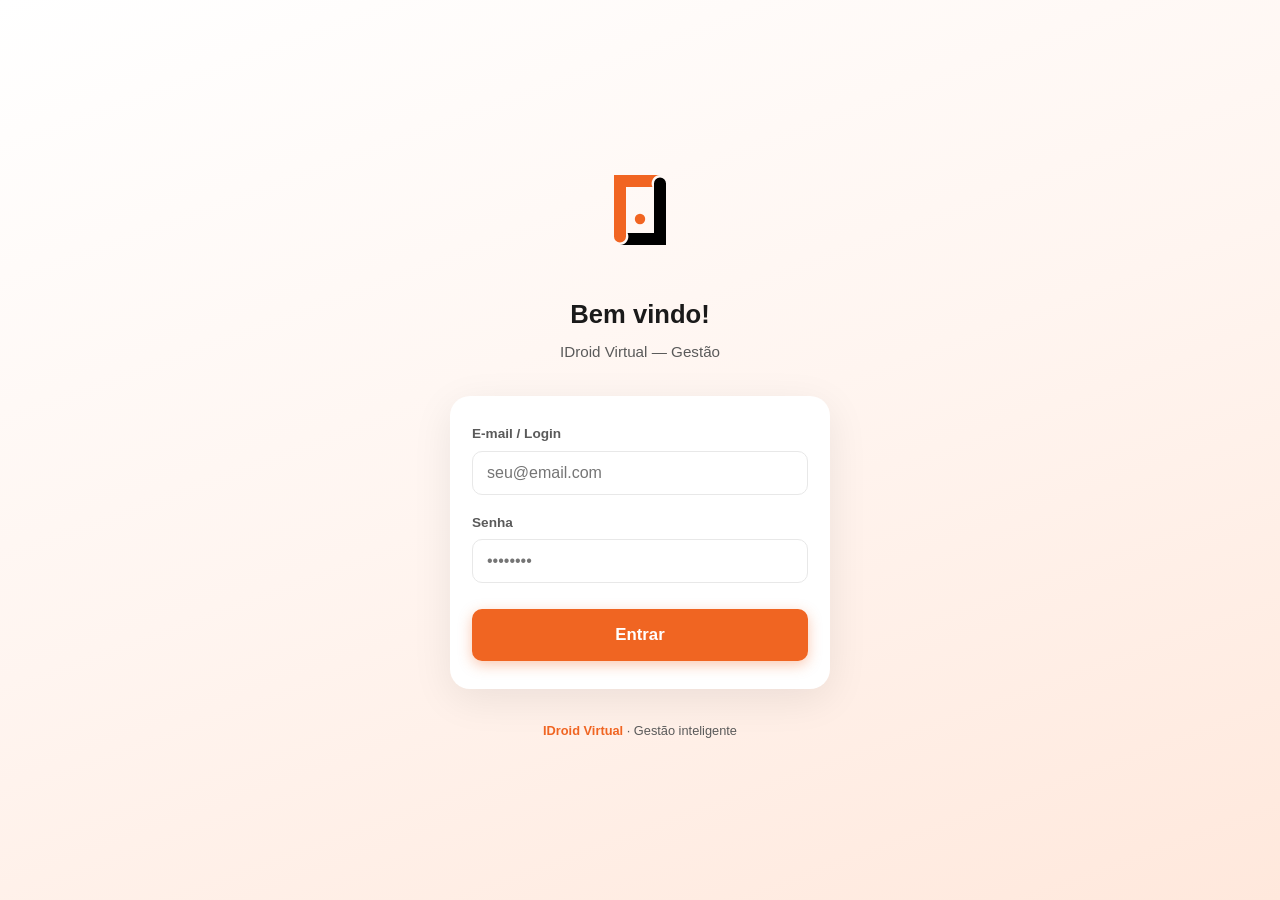
<file: index.html>
<!DOCTYPE html>
<html lang="pt-BR">
<head>
  <meta charset="UTF-8">
  <meta name="viewport" content="width=device-width, initial-scale=1">
  <title>IDroid Virtual - Gestão</title>
  <script>
    const token = sessionStorage.getItem('gv_jwt_token');
    window.location.replace(token ? 'pages/home/' : 'pages/login/');
  </script>
</head>
<body>
  <p style="font-family:sans-serif;text-align:center;margin-top:40vh;color:#888">Carregando IDroid Virtual…</p>
</body>
</html>
</file>
<file: css/main.css>
/* ============================================
   IDroid Virtual - Gestão
   Mobile First · Modern · Clean
   ============================================ */

:root {
  --primary: #f06522;
  --primary-dark: #d4551a;
  --primary-light: #ff8a4c;
  --white: #ffffff;
  --bg: #f7f8fa;
  --text: #1a1a1a;
  --text-secondary: #5a5a5a;
  --border: #e8e8e8;
  --success: #22c55e;
  --danger: #ef4444;
  --warning: #f59e0b;
  --shadow: 0 4px 20px rgba(0,0,0,0.08);
  --shadow-lg: 0 10px 40px rgba(0,0,0,0.12);
  --radius: 16px;
  --radius-sm: 10px;
  --header-h: 56px;
  --safe-bottom: env(safe-area-inset-bottom, 0px);
}

*, *::before, *::after {
  box-sizing: border-box;
  margin: 0;
  padding: 0;
}

html {
  font-size: 16px;
  -webkit-text-size-adjust: 100%;
  height: 100%;
}

body {
  font-family: -apple-system, BlinkMacSystemFont, "Segoe UI", Roboto, "Helvetica Neue", Arial, sans-serif;
  background: var(--bg);
  color: var(--text);
  line-height: 1.5;
  min-height: 100%;
  -webkit-font-smoothing: antialiased;
  overflow-x: hidden;
}

.card.list-item.paid {
  opacity: 0.65;
  background-color: rgba(255, 255, 255, 0.03);
}

.card.list-item.paid .title,
.card.list-item.paid .fw-bold {
  text-decoration: line-through;
}

a { color: var(--primary); text-decoration: none; }
button { font-family: inherit; cursor: pointer; border: none; background: none; }
input, select, textarea {
  font-family: inherit;
  font-size: 1rem;
  border: 1.5px solid var(--border);
  border-radius: var(--radius-sm);
  padding: 12px 14px;
  width: 100%;
  background: var(--white);
  color: var(--text);
  transition: border-color .2s, box-shadow .2s;
}
input:focus, select:focus, textarea:focus {
  outline: none;
  border-color: var(--primary);
  box-shadow: 0 0 0 3px rgba(240,101,34,0.15);
}
label {
  display: block;
  font-size: 0.85rem;
  font-weight: 600;
  color: var(--text-secondary);
  margin-bottom: 6px;
}
.form-group { margin-bottom: 16px; }

/* Buttons */
.btn {
  display: inline-flex;
  align-items: center;
  justify-content: center;
  gap: 8px;
  padding: 14px 24px;
  border-radius: var(--radius-sm);
  font-weight: 600;
  font-size: 1rem;
  transition: transform .15s, background .2s, box-shadow .2s;
  min-height: 48px;
}
.btn:active { transform: scale(0.97); }
.btn-primary {
  background: var(--primary);
  color: var(--white);
  box-shadow: 0 4px 14px rgba(240,101,34,0.35);
}
.btn-primary:hover { background: var(--primary-dark); }
.btn-primary:disabled {
  opacity: 0.6;
  cursor: not-allowed;
  transform: none;
}
.btn-outline {
  background: transparent;
  border: 1.5px solid var(--primary);
  color: var(--primary);
}
.btn-ghost {
  background: transparent;
  color: var(--text-secondary);
}
.btn-block { width: 100%; }
.btn-sm { padding: 8px 14px; min-height: 36px; font-size: 0.875rem; }
.btn-danger { background: var(--danger); color: white; }

/* Header */
.app-header {
  position: fixed;
  top: 0; left: 0; right: 0;
  height: var(--header-h);
  background: var(--primary);
  color: var(--white);
  display: flex;
  align-items: center;
  padding: 0 16px;
  z-index: 100;
  box-shadow: 0 2px 12px rgba(240,101,34,0.3);
}
.app-header .back-btn {
  width: 40px; height: 40px;
  display: flex; align-items: center; justify-content: center;
  border-radius: 50%;
  margin-right: 8px;
  color: white;
}
.app-header .back-btn:active { background: rgba(255,255,255,0.2); }
.app-header h1 {
  font-size: 1.1rem;
  font-weight: 600;
  flex: 1;
  white-space: nowrap;
  overflow: hidden;
  text-overflow: ellipsis;
}
.app-header .header-actions {
  display: flex;
  gap: 4px;
}

/* Main content */
.app-main {
  padding: calc(var(--header-h) + 16px) 16px calc(24px + var(--safe-bottom));
  max-width: 560px;
  margin: 0 auto;
  min-height: 100vh;
}

/* Cards */
.card {
  background: var(--white);
  border-radius: var(--radius);
  padding: 16px;
  box-shadow: var(--shadow);
  margin-bottom: 12px;
}
.card-title {
  font-size: 0.95rem;
  font-weight: 700;
  margin-bottom: 8px;
  color: var(--text);
}

/* Grid cards home */
.grid-cards {
  display: grid;
  grid-template-columns: 1fr 1fr;
  gap: 12px;
  margin-bottom: 20px;
}
.grid-card {
  background: var(--white);
  border-radius: var(--radius);
  padding: 20px 12px;
  text-align: center;
  box-shadow: var(--shadow);
  transition: transform .15s, box-shadow .2s;
  position: relative;
  min-height: 110px;
  display: flex;
  flex-direction: column;
  align-items: center;
  justify-content: center;
  gap: 8px;
  color: var(--text);
  border: 1.5px solid transparent;
}
.grid-card:active { transform: scale(0.96); }
.grid-card .icon {
  font-size: 1.8rem;
  line-height: 1;
}
.grid-card .label {
  font-size: 0.8rem;
  font-weight: 600;
  line-height: 1.25;
}
.grid-card.priority {
  border-color: var(--primary);
  box-shadow: 0 4px 16px rgba(240,101,34,0.2);
}
.grid-card.locked::after {
  content: "🔒";
  position: absolute;
  top: 8px; right: 8px;
  font-size: 0.75rem;
}
.grid-card.disabled {
  opacity: 0.55;
  pointer-events: none;
}

/* Badge status */
.badge {
  display: inline-block;
  padding: 4px 10px;
  border-radius: 20px;
  font-size: 0.75rem;
  font-weight: 600;
}
.badge-ativa, .badge-concluida, .badge-entregue { background: #dcfce7; color: #166534; }
.badge-pendente, .badge-em-transporte { background: #fef3c7; color: #92400e; }
.badge-cancelada, .badge-atrasada { background: #fee2e2; color: #991b1b; }
.badge-aberta { background: #dbeafe; color: #1e40af; }

/* Modal */
.modal-overlay {
  position: fixed;
  inset: 0;
  background: rgba(0,0,0,0.45);
  z-index: 200;
  display: flex;
  align-items: flex-end;
  justify-content: center;
  opacity: 0;
  visibility: hidden;
  transition: opacity .25s, visibility .25s;
}
.modal-overlay.open {
  opacity: 1;
  visibility: visible;
}
.modal {
  background: var(--white);
  border-radius: 20px 20px 0 0;
  width: 100%;
  max-width: 560px;
  max-height: 90vh;
  overflow-y: auto;
  padding: 24px 20px calc(24px + var(--safe-bottom));
  transform: translateY(100%);
  transition: transform .3s cubic-bezier(0.32, 0.72, 0, 1);
}
.modal-overlay.open .modal {
  transform: translateY(0);
}
.modal-handle {
  width: 40px; height: 4px;
  background: #ddd;
  border-radius: 2px;
  margin: 0 auto 16px;
}
.modal-title {
  font-size: 1.2rem;
  font-weight: 700;
  margin-bottom: 16px;
  text-align: center;
}
.modal-actions {
  display: flex;
  gap: 10px;
  margin-top: 20px;
}
.modal-actions .btn { flex: 1; }

/* PIN Modal centered */
.modal-overlay.center {
  align-items: center;
  padding: 20px;
}
.modal-overlay.center .modal {
  border-radius: var(--radius);
  transform: scale(0.9);
  opacity: 0;
  max-height: none;
}
.modal-overlay.center.open .modal {
  transform: scale(1);
  opacity: 1;
}

/* Toast / notifications */
.toast-container {
  position: fixed;
  top: calc(var(--header-h) + 12px);
  left: 50%;
  transform: translateX(-50%);
  z-index: 300;
  width: calc(100% - 32px);
  max-width: 400px;
  pointer-events: none;
}
.toast {
  background: var(--text);
  color: white;
  padding: 12px 16px;
  border-radius: var(--radius-sm);
  margin-bottom: 8px;
  font-size: 0.9rem;
  box-shadow: var(--shadow-lg);
  animation: toastIn .3s ease;
  pointer-events: auto;
}
.toast.success { background: var(--success); }
.toast.error { background: var(--danger); }
@keyframes toastIn {
  from { opacity: 0; transform: translateY(-12px); }
  to { opacity: 1; transform: translateY(0); }
}

/* Signature canvas */
.signature-area {
  border: 2px dashed var(--border);
  border-radius: var(--radius-sm);
  background: #fafafa;
  touch-action: none;
  position: relative;
}
.signature-area canvas {
  width: 100%;
  height: 160px;
  display: block;
  border-radius: var(--radius-sm);
}
.signature-actions {
  display: flex;
  gap: 8px;
  margin-top: 8px;
}

/* Lists */
.list-item {
  display: flex;
  align-items: center;
  gap: 12px;
  padding: 14px 16px;
  border-bottom: 1px solid var(--border);
  min-height: 64px;
  width: 100%;
  box-sizing: border-box;
}
.list-item:last-child { border-bottom: none; }
.list-item .info {
  flex: 1;
  min-width: 0;
  overflow: hidden;
}
.list-item .title {
  font-weight: 600;
  font-size: 0.95rem;
  white-space: nowrap;
  overflow: hidden;
  text-overflow: ellipsis;
  line-height: 1.35;
}
.list-item .sub {
  font-size: 0.8rem;
  color: var(--text-secondary);
  white-space: nowrap;
  overflow: hidden;
  text-overflow: ellipsis;
  margin-top: 2px;
  line-height: 1.3;
}
/* Card + list-item: container arredondado, sem corte */
.card.list-item {
  border-bottom: none;
  padding: 16px 18px;
  margin-bottom: 10px;
  border-radius: var(--radius);
  align-items: center;
  min-height: 72px;
  overflow: hidden;
}
.card.list-item .info {
  padding-right: 8px;
}
.card.list-item .fw-bold,
.card.list-item .text-primary {
  flex-shrink: 0;
  white-space: nowrap;
  font-size: 0.95rem;
}


/* List header (título + ação) */
.list-header {
  display: flex;
  align-items: center;
  justify-content: space-between;
  gap: 12px;
  margin-bottom: 12px;
}
.list-header-title {
  font-size: 1rem;
  font-weight: 700;
  color: var(--text);
  flex: 1;
  min-width: 0;
  overflow: hidden;
  text-overflow: ellipsis;
  white-space: nowrap;
}
/* Empty state */
.empty-state {
  text-align: center;
  padding: 40px 20px;
  color: var(--text-secondary);
}
.empty-state .icon { font-size: 2.5rem; margin-bottom: 12px; }

/* Tabs */
.tabs {
  display: flex;
  gap: 4px;
  background: var(--white);
  border-radius: var(--radius-sm);
  padding: 4px;
  margin-bottom: 16px;
  box-shadow: var(--shadow);
}
.tab {
  flex: 1;
  text-align: center;
  padding: 10px;
  border-radius: 8px;
  font-weight: 600;
  font-size: 0.85rem;
  color: var(--text-secondary);
  transition: all .2s;
}
.tab.active {
  background: var(--primary);
  color: white;
}

/* Floating action */
.fab {
  position: fixed;
  bottom: calc(20px + var(--safe-bottom));
  right: 20px;
  width: 56px; height: 56px;
  border-radius: 50%;
  background: var(--primary);
  color: white;
  font-size: 1.5rem;
  display: flex;
  align-items: center;
  justify-content: center;
  box-shadow: 0 6px 20px rgba(240,101,34,0.4);
  z-index: 50;
}
.fab:active { transform: scale(0.92); }

/* Utilities */
.text-center { text-align: center; }
.text-muted { color: var(--text-secondary); }
.text-primary { color: var(--primary); }
.fw-bold { font-weight: 700; }
.mt-1 { margin-top: 8px; }
.mt-2 { margin-top: 16px; }
.mt-3 { margin-top: 24px; }
.mb-1 { margin-bottom: 8px; }
.mb-2 { margin-bottom: 16px; }
.flex { display: flex; }
.gap-1 { gap: 8px; }
.gap-2 { gap: 12px; }
.items-center { align-items: center; }
.justify-between { justify-content: space-between; }
.w-full { width: 100%; }
.hidden { display: none !important; }

/* Checkbox / toggle */
.toggle-row {
  display: flex;
  align-items: center;
  justify-content: space-between;
  padding: 12px 0;
}
.toggle {
  width: 48px; height: 28px;
  background: #ccc;
  border-radius: 14px;
  position: relative;
  transition: background .2s;
}
.toggle.on { background: var(--primary); }
.toggle::after {
  content: "";
  position: absolute;
  width: 22px; height: 22px;
  background: white;
  border-radius: 50%;
  top: 3px; left: 3px;
  transition: transform .2s;
  box-shadow: 0 1px 4px rgba(0,0,0,0.2);
}
.toggle.on::after { transform: translateX(20px); }

/* Summary box */
.summary-box {
  background: linear-gradient(135deg, #fff7f2, #fff);
  border: 1.5px solid #ffe0cc;
  border-radius: var(--radius);
  padding: 16px;
  margin-top: 12px;
}
.summary-row {
  display: flex;
  justify-content: space-between;
  padding: 4px 0;
  font-size: 0.9rem;
}
.summary-row.total {
  font-weight: 700;
  font-size: 1.1rem;
  border-top: 1px solid #ffe0cc;
  margin-top: 8px;
  padding-top: 10px;
  color: var(--primary);
}

/* Animations */
@keyframes fadeUp {
  from { opacity: 0; transform: translateY(20px); }
  to { opacity: 1; transform: translateY(0); }
}
.animate-in {
  animation: fadeUp .4s ease forwards;
}

@media (min-width: 480px) {
  .grid-cards { gap: 16px; }
  .grid-card { min-height: 120px; }
  .grid-card .icon { font-size: 2rem; }
  .grid-card .label { font-size: 0.9rem; }
}


/* Inspect modal — print limpo */
@media print {
  body * {
    visibility: hidden !important;
  }
  #inspect-modal,
  #inspect-modal.open,
  #inspect-modal .inspect-modal-box,
  #inspect-modal .inspect-printable,
  #inspect-modal .inspect-printable * {
    visibility: visible !important;
  }
  #inspect-modal {
    position: fixed !important;
    inset: 0 !important;
    background: #fff !important;
    display: flex !important;
    align-items: flex-start !important;
    justify-content: center !important;
    padding: 24px !important;
    opacity: 1 !important;
  }
  #inspect-modal .inspect-modal-box {
    box-shadow: none !important;
    border-radius: 0 !important;
    max-width: 100% !important;
    transform: none !important;
    opacity: 1 !important;
    padding: 0 !important;
  }
  #inspect-modal .modal-handle,
  #inspect-modal .modal-actions {
    display: none !important;
  }
}
</file>
<file: css/login.css>
/* Login page specific */
body.login-page {
  background: linear-gradient(160deg, #fff 0%, #fff5f0 50%, #ffe8dc 100%);
  min-height: 100vh;
  display: flex;
  flex-direction: column;
  align-items: center;
  justify-content: center;
  padding: 24px 20px;
}

.login-container {
  width: 100%;
  max-width: 380px;
  text-align: center;
}

.logo-wrap {
  margin-bottom: 28px;
  opacity: 0;
  transform: scale(0.6) translateY(-30px);
  animation: logoIn 0.7s cubic-bezier(0.34, 1.56, 0.64, 1) 0.15s forwards;
}


@keyframes logoIn {
  to { opacity: 1; transform: scale(1) translateY(0); }
}

.welcome {
  font-size: 1.6rem;
  font-weight: 700;
  color: var(--text);
  margin-bottom: 8px;
  opacity: 0;
  animation: fadeUp 0.5s ease 0.45s forwards;
}
.subtitle {
  color: var(--text-secondary);
  font-size: 0.95rem;
  margin-bottom: 32px;
  opacity: 0;
  animation: fadeUp 0.5s ease 0.55s forwards;
}

.login-form {
  background: var(--white);
  border-radius: 20px;
  padding: 28px 22px;
  box-shadow: 0 10px 40px rgba(0,0,0,0.08);
  opacity: 0;
  animation: fadeUp 0.5s ease 0.65s forwards;
  text-align: left;
}

.login-form .form-group { margin-bottom: 18px; }
.login-form .btn-primary {
  margin-top: 8px;
  height: 52px;
  font-size: 1.05rem;
}

.brand-footer {
  margin-top: 32px;
  font-size: 0.8rem;
  color: var(--text-secondary);
  opacity: 0;
  animation: fadeUp 0.5s ease 0.85s forwards;
}
.brand-footer strong { color: var(--primary); }
</file>
